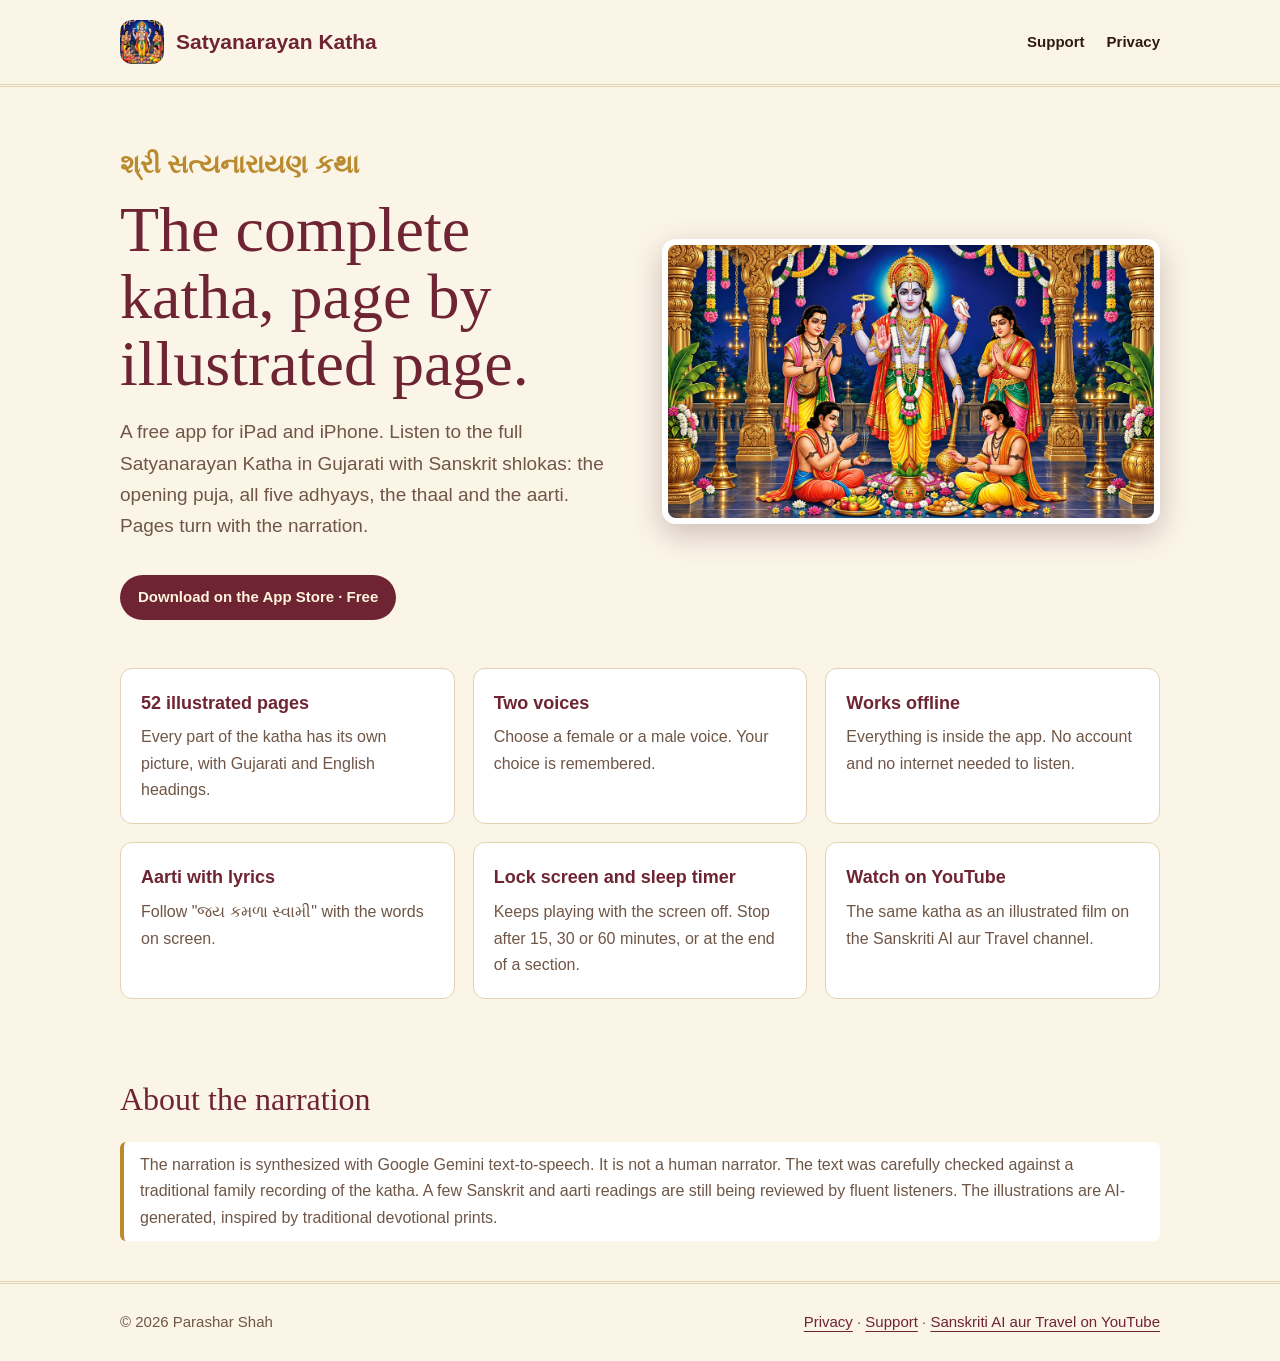
<file: index.html>
<!doctype html><html lang="en"><head><meta charset="utf-8"><meta name="viewport" content="width=device-width,initial-scale=1"><link rel="stylesheet" href="style.css"><link rel="icon" href="assets/icon.png"><title>Satyanarayan Katha · Illustrated Gujarati katha app</title><meta name="description" content="A free, illustrated Satyanarayan Katha for iPad and iPhone: Gujarati narration with Sanskrit shlokas, two voices, works offline."><meta property="og:image" content="https://pstarwars2026.github.io/satyanarayan-katha/assets/og.png"></head><body><a class="skip" href="#main">Skip to content</a><header><div class="wrap"><nav><a class="brand" href="./"><img src="assets/icon.png" width="44" height="44" alt=""> Satyanarayan Katha</a><div class="navlinks"><a href="support.html">Support</a><a href="privacy.html">Privacy</a></div></nav></div></header>
<main id="main" class="wrap"><div class="hero"><div><p class="gu">શ્રી સત્યનારાયણ કથા</p><h1>The complete katha, page by illustrated page.</h1><p class="lede">A free app for iPad and iPhone. Listen to the full Satyanarayan Katha in Gujarati with Sanskrit shlokas: the opening puja, all five adhyays, the thaal and the aarti. Pages turn with the narration.</p><a class="badge" href="https://apps.apple.com/us/app/satyanarayan-katha/id6816973589">Download on the App Store · Free</a></div><img src="assets/hero.jpg" alt="Lord Satyanarayan standing, with devotees at a puja"></div>
<div class="grid">
<div class="card"><h3>52 illustrated pages</h3><p>Every part of the katha has its own picture, with Gujarati and English headings.</p></div>
<div class="card"><h3>Two voices</h3><p>Choose a female or a male voice. Your choice is remembered.</p></div>
<div class="card"><h3>Works offline</h3><p>Everything is inside the app. No account and no internet needed to listen.</p></div>
<div class="card"><h3>Aarti with lyrics</h3><p>Follow "જય કમળા સ્વામી" with the words on screen.</p></div>
<div class="card"><h3>Lock screen and sleep timer</h3><p>Keeps playing with the screen off. Stop after 15, 30 or 60 minutes, or at the end of a section.</p></div>
<div class="card"><h3>Watch on YouTube</h3><p>The same katha as an illustrated film on the Sanskriti AI aur Travel channel.</p></div>
</div>
<section><h2>About the narration</h2><p class="note">The narration is synthesized with Google Gemini text-to-speech. It is not a human narrator. The text was carefully checked against a traditional family recording of the katha. A few Sanskrit and aarti readings are still being reviewed by fluent listeners. The illustrations are AI-generated, inspired by traditional devotional prints.</p></section>
</main><footer><div class="wrap"><span>© 2026 Parashar Shah</span><span><a href="privacy.html">Privacy</a> · <a href="support.html">Support</a> · <a href="https://www.youtube.com/channel/UCltArUjYANBr4EmnvROwXNA">Sanskriti AI aur Travel on YouTube</a></span></div></footer></body></html>
</file>
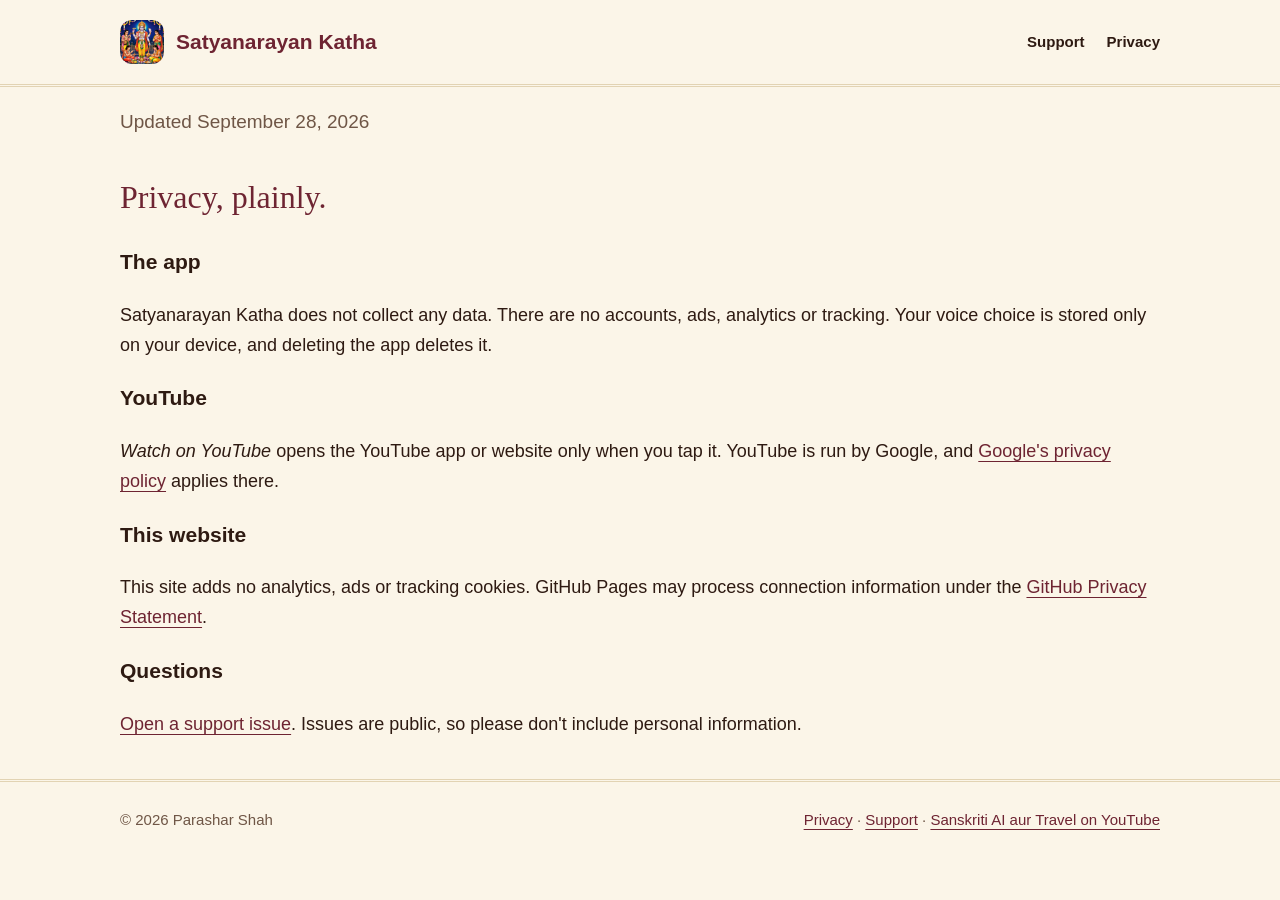
<file: privacy.html>
<!doctype html><html lang="en"><head><meta charset="utf-8"><meta name="viewport" content="width=device-width,initial-scale=1"><link rel="stylesheet" href="style.css"><link rel="icon" href="assets/icon.png"><title>Privacy · Satyanarayan Katha</title></head><body><a class="skip" href="#main">Skip to content</a><header><div class="wrap"><nav><a class="brand" href="./"><img src="assets/icon.png" width="44" height="44" alt=""> Satyanarayan Katha</a><div class="navlinks"><a href="support.html">Support</a><a href="privacy.html">Privacy</a></div></nav></div></header>
<main id="main" class="wrap"><section><p class="lede">Updated September 28, 2026</p><h2>Privacy, plainly.</h2>
<h3>The app</h3><p>Satyanarayan Katha does not collect any data. There are no accounts, ads, analytics or tracking. Your voice choice is stored only on your device, and deleting the app deletes it.</p>
<h3>YouTube</h3><p><i>Watch on YouTube</i> opens the YouTube app or website only when you tap it. YouTube is run by Google, and <a href="https://policies.google.com/privacy">Google's privacy policy</a> applies there.</p>
<h3>This website</h3><p>This site adds no analytics, ads or tracking cookies. GitHub Pages may process connection information under the <a href="https://docs.github.com/site-policy/privacy-policies/github-general-privacy-statement">GitHub Privacy Statement</a>.</p>
<h3>Questions</h3><p><a href="https://github.com/pstarwars2026/satyanarayan-katha/issues/new/choose">Open a support issue</a>. Issues are public, so please don't include personal information.</p></section></main><footer><div class="wrap"><span>© 2026 Parashar Shah</span><span><a href="privacy.html">Privacy</a> · <a href="support.html">Support</a> · <a href="https://www.youtube.com/channel/UCltArUjYANBr4EmnvROwXNA">Sanskriti AI aur Travel on YouTube</a></span></div></footer></body></html>
</file>
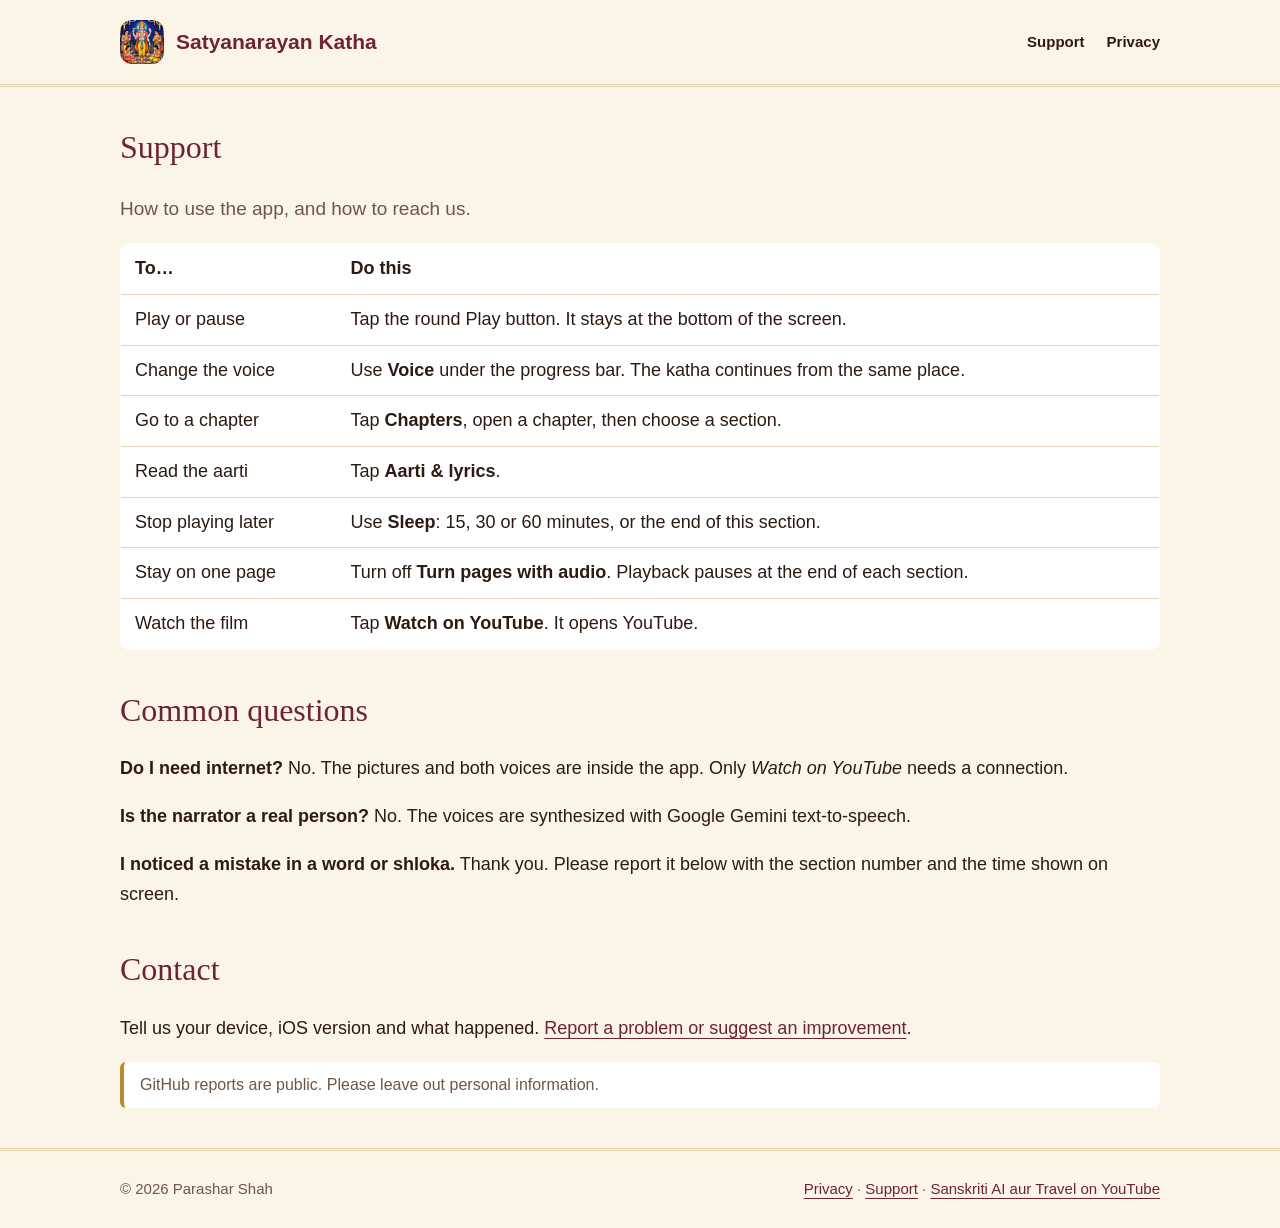
<file: support.html>
<!doctype html><html lang="en"><head><meta charset="utf-8"><meta name="viewport" content="width=device-width,initial-scale=1"><link rel="stylesheet" href="style.css"><link rel="icon" href="assets/icon.png"><title>Support · Satyanarayan Katha</title></head><body><a class="skip" href="#main">Skip to content</a><header><div class="wrap"><nav><a class="brand" href="./"><img src="assets/icon.png" width="44" height="44" alt=""> Satyanarayan Katha</a><div class="navlinks"><a href="support.html">Support</a><a href="privacy.html">Privacy</a></div></nav></div></header>
<main id="main" class="wrap"><section><h2>Support</h2><p class="lede">How to use the app, and how to reach us.</p>
<table><tr><th>To…</th><th>Do this</th></tr>
<tr><td>Play or pause</td><td>Tap the round Play button. It stays at the bottom of the screen.</td></tr>
<tr><td>Change the voice</td><td>Use <b>Voice</b> under the progress bar. The katha continues from the same place.</td></tr>
<tr><td>Go to a chapter</td><td>Tap <b>Chapters</b>, open a chapter, then choose a section.</td></tr>
<tr><td>Read the aarti</td><td>Tap <b>Aarti &amp; lyrics</b>.</td></tr>
<tr><td>Stop playing later</td><td>Use <b>Sleep</b>: 15, 30 or 60 minutes, or the end of this section.</td></tr>
<tr><td>Stay on one page</td><td>Turn off <b>Turn pages with audio</b>. Playback pauses at the end of each section.</td></tr>
<tr><td>Watch the film</td><td>Tap <b>Watch on YouTube</b>. It opens YouTube.</td></tr></table>
<h2>Common questions</h2>
<p><b>Do I need internet?</b> No. The pictures and both voices are inside the app. Only <i>Watch on YouTube</i> needs a connection.</p>
<p><b>Is the narrator a real person?</b> No. The voices are synthesized with Google Gemini text-to-speech.</p>
<p><b>I noticed a mistake in a word or shloka.</b> Thank you. Please report it below with the section number and the time shown on screen.</p>
<h2>Contact</h2><p>Tell us your device, iOS version and what happened. <a href="https://github.com/pstarwars2026/satyanarayan-katha/issues/new/choose">Report a problem or suggest an improvement</a>.</p><p class="note">GitHub reports are public. Please leave out personal information.</p></section></main><footer><div class="wrap"><span>© 2026 Parashar Shah</span><span><a href="privacy.html">Privacy</a> · <a href="support.html">Support</a> · <a href="https://www.youtube.com/channel/UCltArUjYANBr4EmnvROwXNA">Sanskriti AI aur Travel on YouTube</a></span></div></footer></body></html>
</file>
<file: style.css>
:root{--paper:#fbf5e8;--ink:#2e1a12;--muted:#6f5646;--maroon:#6e2432;--maroon-deep:#4d1622;--gold:#b98a2e;--line:#e2d3b3}
*{box-sizing:border-box}html{scroll-behavior:smooth}
body{margin:0;background:var(--paper);color:var(--ink);font:18px/1.65 -apple-system,BlinkMacSystemFont,"SF Pro Text","Noto Sans Gujarati",Segoe UI,Roboto,sans-serif}
a{color:var(--maroon);text-underline-offset:4px}a:focus-visible{outline:3px solid var(--gold);outline-offset:4px}
.skip{position:absolute;left:16px;top:-100px;background:#fff;color:#000;padding:8px;z-index:10}.skip:focus{top:12px}
.wrap{width:min(1040px,calc(100% - 44px));margin:auto}
header{padding:20px 0;border-bottom:3px double var(--line)}
nav{display:flex;align-items:center;justify-content:space-between;gap:20px;flex-wrap:wrap}
.brand{display:inline-flex;align-items:center;gap:12px;font-weight:800;font-size:21px;color:var(--maroon);text-decoration:none}.brand img{border-radius:12px}
.navlinks{display:flex;gap:22px;font-size:15px;font-weight:600}.navlinks a{color:var(--ink);text-decoration:none}
.hero{display:grid;grid-template-columns:1fr 1fr;gap:44px;align-items:center;padding:56px 0 36px}
.hero h1{font-family:Georgia,serif;font-weight:400;font-size:clamp(40px,6vw,64px);line-height:1.05;color:var(--maroon);margin:10px 0 16px}
.gu{font-size:26px;color:var(--gold);font-weight:700;margin:0}
.lede{font-size:19px;color:var(--muted)}
.hero img{width:100%;border-radius:14px;border:6px solid #fff;box-shadow:0 10px 30px rgba(77,22,34,.25)}
.badge{display:inline-block;margin-top:14px;padding:10px 18px;border-radius:30px;background:var(--maroon);color:#fff4dc;font-weight:700;font-size:15px;text-decoration:none}
.grid{display:grid;grid-template-columns:repeat(3,1fr);gap:18px;padding:12px 0 40px}
.card{background:#fff;border:1px solid var(--line);border-radius:12px;padding:20px}.card h3{margin:0 0 6px;color:var(--maroon);font-size:18px}.card p{margin:0;color:var(--muted);font-size:16px}
section h2{font-family:Georgia,serif;font-weight:400;color:var(--maroon);font-size:32px;margin:34px 0 10px}
.note{border-left:4px solid var(--gold);padding:10px 16px;background:#fff;border-radius:6px;color:var(--muted);font-size:16px}
table{border-collapse:collapse;width:100%;background:#fff;border:1px solid var(--line);border-radius:10px;overflow:hidden}td,th{padding:10px 14px;border-bottom:1px solid var(--line);text-align:left;vertical-align:top}
footer{margin-top:40px;padding:26px 0;border-top:3px double var(--line);color:var(--muted);font-size:15px}footer .wrap{display:flex;gap:18px;flex-wrap:wrap;justify-content:space-between}
@media(max-width:820px){.hero{grid-template-columns:1fr;padding-top:30px}.grid{grid-template-columns:1fr}}
</file>
